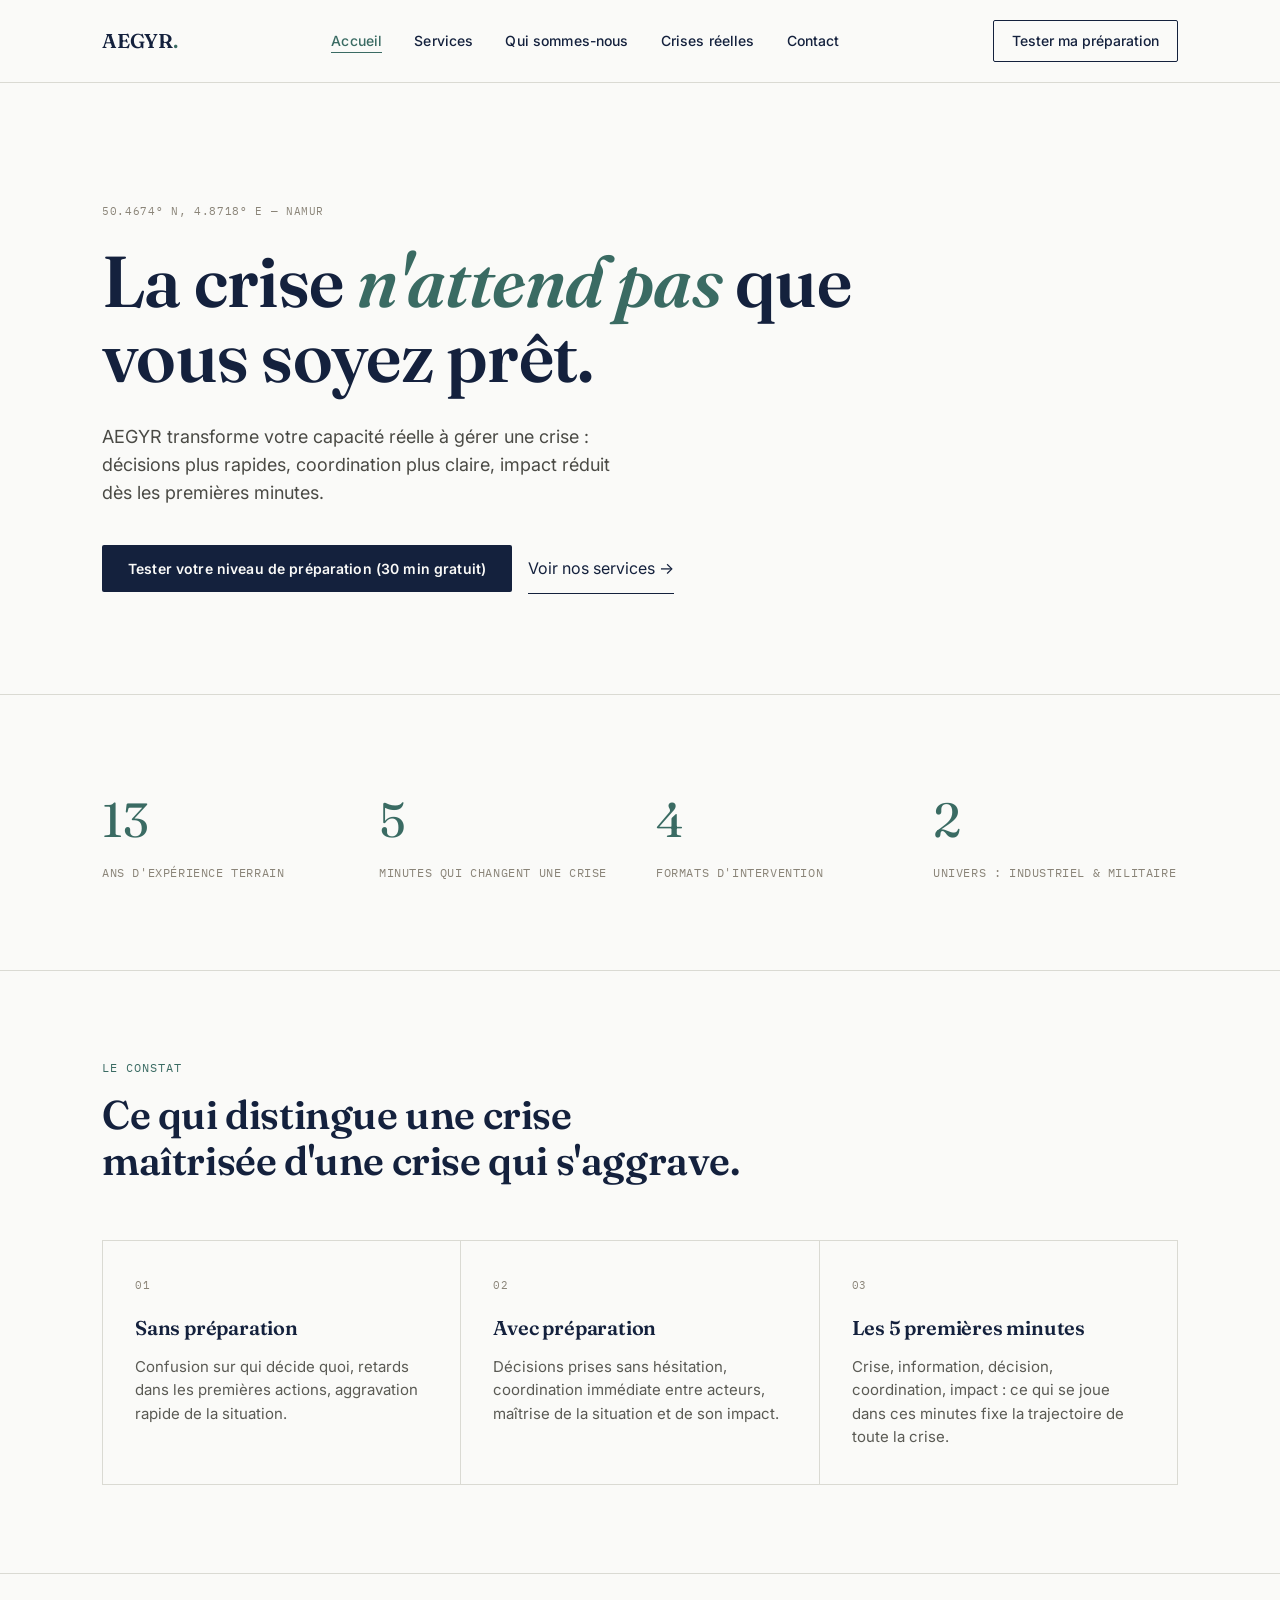
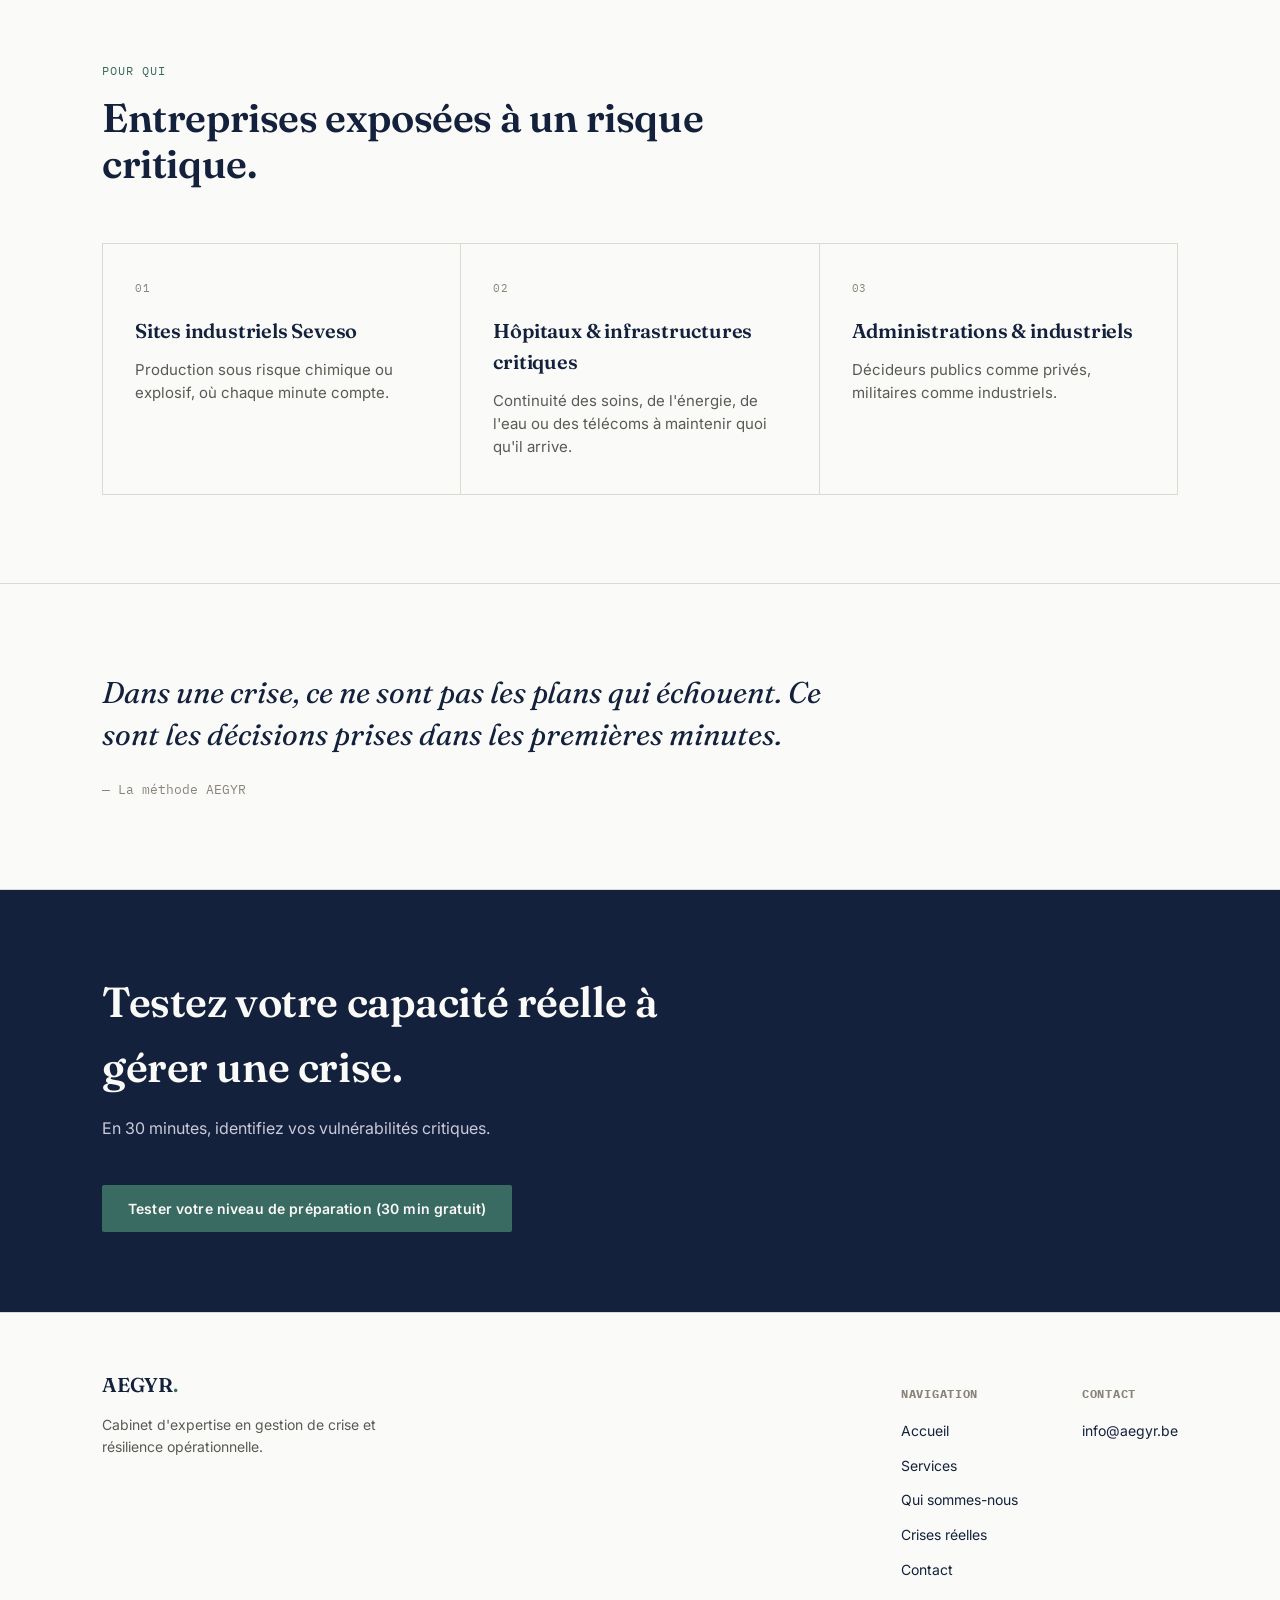
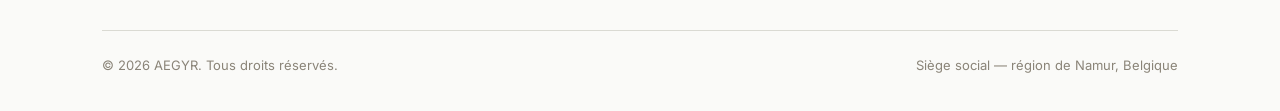
<file: index.html>
<!DOCTYPE html>
<html lang="fr">
<head>
<meta charset="UTF-8">
<meta name="viewport" content="width=device-width, initial-scale=1.0">
<title>AEGYR — Préparer vos décideurs à la crise</title>
<link rel="preconnect" href="https://fonts.googleapis.com">
<link href="https://fonts.googleapis.com/css2?family=Fraunces:ital,wght@0,500;0,600;1,500&family=Inter:wght@400;500;600&family=IBM+Plex+Mono:wght@400;500&display=swap" rel="stylesheet">
<link rel="stylesheet" href="style.css">
</head>
<body>

<header>
  <nav class="nav">
    <a href="index.html" class="logo">AEGYR<span>.</span></a>
    <ul class="nav-links">
      <li><a href="index.html" aria-current="page">Accueil</a></li>
      <li><a href="services.html">Services</a></li>
      <li><a href="qui-sommes-nous.html">Qui sommes-nous</a></li>
      <li><a href="crises-reelles.html">Crises réelles</a></li>
      <li><a href="contact.html">Contact</a></li>
    </ul>
    <a href="contact.html" class="nav-cta">Tester ma préparation</a>
    <button class="menu-toggle" aria-label="Ouvrir le menu" aria-expanded="false">☰</button>
  </nav>
</header>

<section class="hero">
  <div class="container">
    <span class="coord">50.4674° N, 4.8718° E — Namur</span>
    <h1>La crise <em>n'attend pas</em> que vous soyez prêt.</h1>
    <p class="lede">AEGYR transforme votre capacité réelle à gérer une crise : décisions plus rapides, coordination plus claire, impact réduit dès les premières minutes.</p>
    <div class="hero-actions">
      <a href="contact.html" class="btn btn-primary">Tester votre niveau de préparation (30 min gratuit)</a>
      <a href="services.html" class="btn-ghost">Voir nos services →</a>
    </div>
  </div>
</section>

<section class="section-border">
  <div class="container">
    <div class="stats">
      <div><div class="stat-num">13</div><div class="stat-label">Ans d'expérience terrain</div></div>
      <div><div class="stat-num">5</div><div class="stat-label">Minutes qui changent une crise</div></div>
      <div><div class="stat-num">4</div><div class="stat-label">Formats d'intervention</div></div>
      <div><div class="stat-num">2</div><div class="stat-label">Univers : industriel & militaire</div></div>
    </div>
  </div>
</section>

<section class="section-border">
  <div class="container">
    <div class="section-head">
      <span class="eyebrow">Le constat</span>
      <h2>Ce qui distingue une crise maîtrisée d'une crise qui s'aggrave.</h2>
    </div>
    <div class="grid-3">
      <div class="card">
        <span class="coord">01</span>
        <h3>Sans préparation</h3>
        <p>Confusion sur qui décide quoi, retards dans les premières actions, aggravation rapide de la situation.</p>
      </div>
      <div class="card">
        <span class="coord">02</span>
        <h3>Avec préparation</h3>
        <p>Décisions prises sans hésitation, coordination immédiate entre acteurs, maîtrise de la situation et de son impact.</p>
      </div>
      <div class="card">
        <span class="coord">03</span>
        <h3>Les 5 premières minutes</h3>
        <p>Crise, information, décision, coordination, impact : ce qui se joue dans ces minutes fixe la trajectoire de toute la crise.</p>
      </div>
    </div>
  </div>
</section>

<section class="section-border">
  <div class="container">
    <div class="section-head">
      <span class="eyebrow">Pour qui</span>
      <h2>Entreprises exposées à un risque critique.</h2>
    </div>
    <div class="grid-3">
      <div class="card">
        <span class="coord">01</span>
        <h3>Sites industriels Seveso</h3>
        <p>Production sous risque chimique ou explosif, où chaque minute compte.</p>
      </div>
      <div class="card">
        <span class="coord">02</span>
        <h3>Hôpitaux & infrastructures critiques</h3>
        <p>Continuité des soins, de l'énergie, de l'eau ou des télécoms à maintenir quoi qu'il arrive.</p>
      </div>
      <div class="card">
        <span class="coord">03</span>
        <h3>Administrations & industriels</h3>
        <p>Décideurs publics comme privés, militaires comme industriels.</p>
      </div>
    </div>
  </div>
</section>

<section class="section-border">
  <div class="container">
    <div class="quote">
      Dans une crise, ce ne sont pas les plans qui échouent. Ce sont les décisions prises dans les premières minutes.
    </div>
    <div class="quote-attr">— La méthode AEGYR</div>
  </div>
</section>

<section class="cta-band">
  <div class="container">
    <h2>Testez votre capacité réelle à gérer une crise.</h2>
    <p>En 30 minutes, identifiez vos vulnérabilités critiques.</p>
    <a href="contact.html" class="btn btn-primary">Tester votre niveau de préparation (30 min gratuit)</a>
  </div>
</section>

<footer>
  <div class="container">
    <div class="footer-top">
      <div>
        <a href="index.html" class="logo">AEGYR<span>.</span></a>
        <p style="margin-top:14px; max-width:280px; color:#5A5A54; font-size:14px;">Cabinet d'expertise en gestion de crise et résilience opérationnelle.</p>
      </div>
      <div class="footer-cols">
        <div class="footer-col">
          <h4>Navigation</h4>
          <ul>
            <li><a href="index.html">Accueil</a></li>
            <li><a href="services.html">Services</a></li>
            <li><a href="qui-sommes-nous.html">Qui sommes-nous</a></li>
            <li><a href="crises-reelles.html">Crises réelles</a></li>
            <li><a href="contact.html">Contact</a></li>
          </ul>
        </div>
        <div class="footer-col">
          <h4>Contact</h4>
          <ul>
            <li><a href="mailto:info@aegyr.be">info@aegyr.be</a></li>
          </ul>
        </div>
      </div>
    </div>
    <div class="footer-bottom">
      <span>© 2026 AEGYR. Tous droits réservés.</span>
      <span>Siège social — région de Namur, Belgique</span>
    </div>
  </div>
</footer>

<script src="script.js"></script>
</body>
</html>
</file>
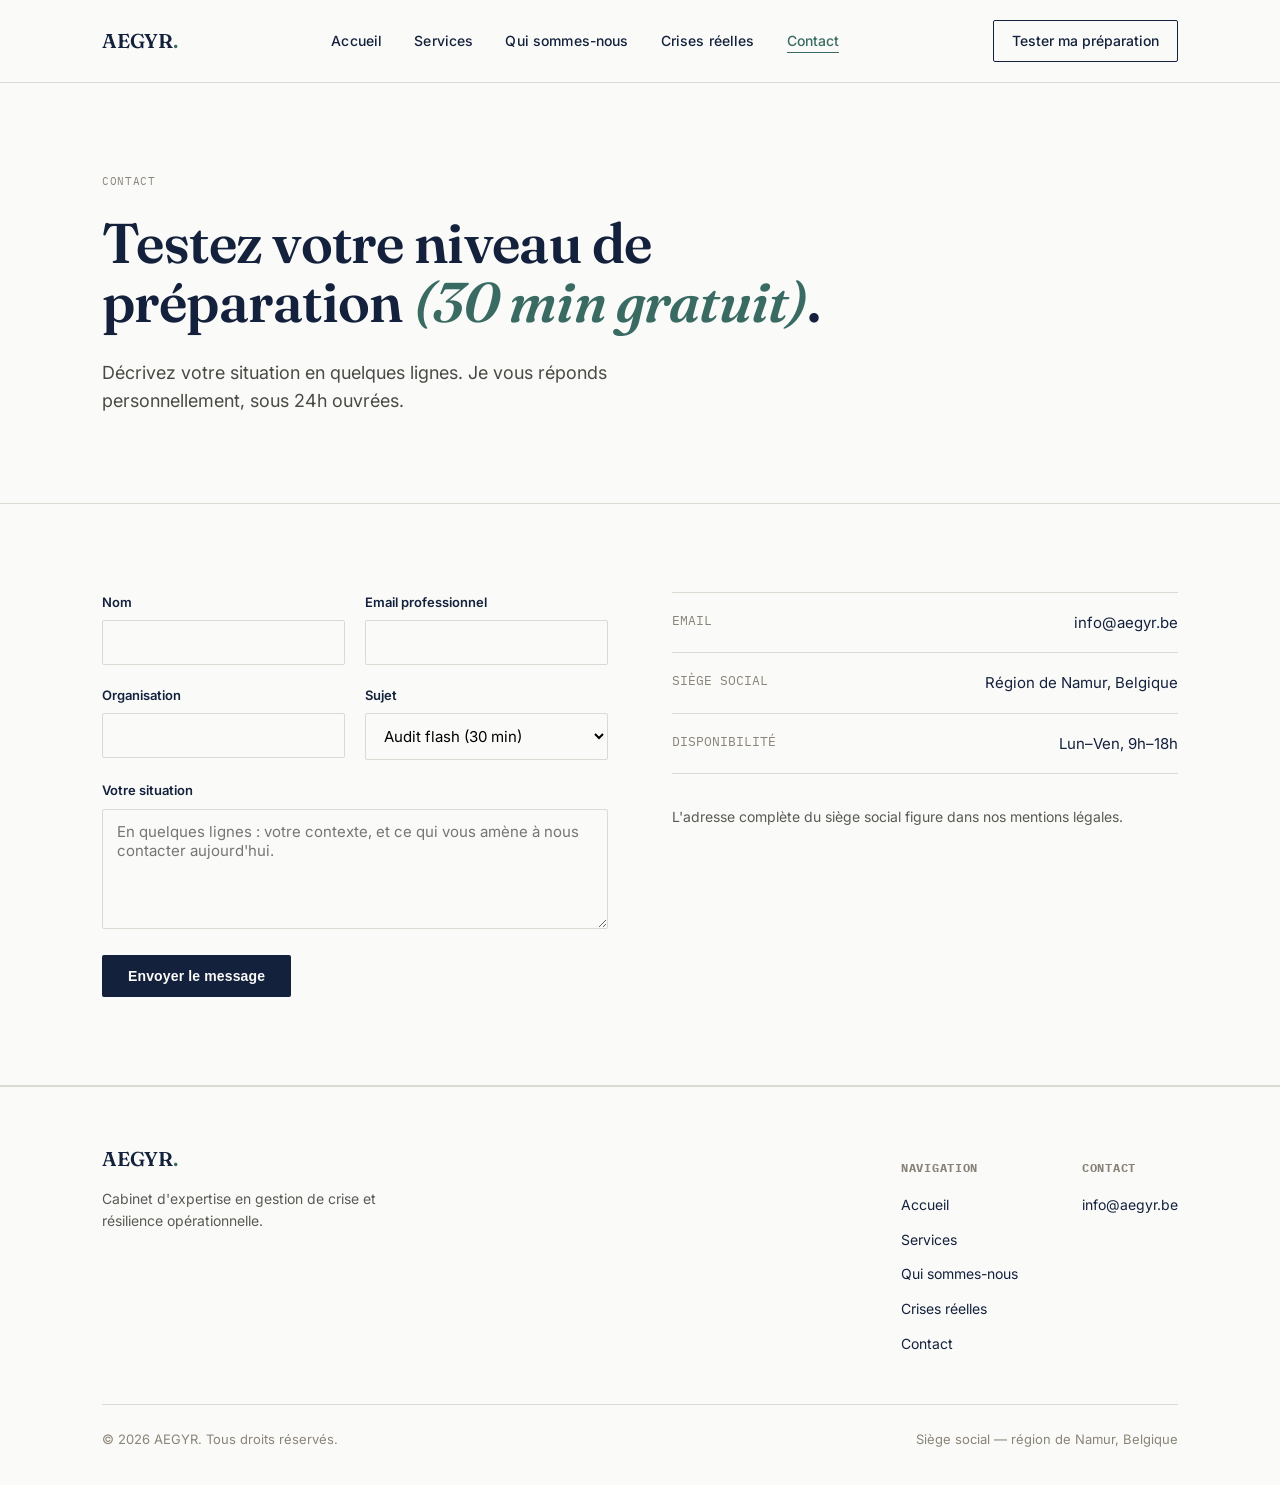
<file: contact.html>
<!DOCTYPE html>
<html lang="fr">
<head>
<meta charset="UTF-8">
<meta name="viewport" content="width=device-width, initial-scale=1.0">
<title>Contact — AEGYR</title>
<link rel="preconnect" href="https://fonts.googleapis.com">
<link href="https://fonts.googleapis.com/css2?family=Fraunces:ital,wght@0,500;0,600;1,500&family=Inter:wght@400;500;600&family=IBM+Plex+Mono:wght@400;500&display=swap" rel="stylesheet">
<link rel="stylesheet" href="style.css">
</head>
<body>

<header>
  <nav class="nav">
    <a href="index.html" class="logo">AEGYR<span>.</span></a>
    <ul class="nav-links">
      <li><a href="index.html">Accueil</a></li>
      <li><a href="services.html">Services</a></li>
      <li><a href="qui-sommes-nous.html">Qui sommes-nous</a></li>
      <li><a href="crises-reelles.html">Crises réelles</a></li>
      <li><a href="contact.html" aria-current="page">Contact</a></li>
    </ul>
    <a href="contact.html" class="nav-cta">Tester ma préparation</a>
    <button class="menu-toggle" aria-label="Ouvrir le menu" aria-expanded="false">☰</button>
  </nav>
</header>

<section class="hero" style="padding:90px 0 70px;">
  <div class="container">
    <span class="coord">Contact</span>
    <h1 style="font-size:clamp(36px,5vw,56px);">Testez votre niveau de préparation <em>(30 min gratuit)</em>.</h1>
    <p class="lede">Décrivez votre situation en quelques lignes. Je vous réponds personnellement, sous 24h ouvrées.</p>
  </div>
</section>

<section class="section-border">
  <div class="container">
    <div class="two-col">
      <div>
        <form id="contact-form" class="form-grid">
          <div class="form-row">
            <div class="field">
              <label for="name">Nom</label>
              <input type="text" id="name" name="name" required>
            </div>
            <div class="field">
              <label for="email">Email professionnel</label>
              <input type="email" id="email" name="email" required>
            </div>
          </div>
          <div class="form-row">
            <div class="field">
              <label for="company">Organisation</label>
              <input type="text" id="company" name="company">
            </div>
            <div class="field">
              <label for="topic">Sujet</label>
              <select id="topic" name="topic">
                <option>Audit flash (30 min)</option>
                <option>Atelier opérationnel (1 jour)</option>
                <option>Exercice de crise</option>
                <option>Intervention sur mesure</option>
                <option>Autre</option>
              </select>
            </div>
          </div>
          <div class="field">
            <label for="message">Votre situation</label>
            <textarea id="message" name="message" required placeholder="En quelques lignes : votre contexte, et ce qui vous amène à nous contacter aujourd'hui."></textarea>
          </div>
          <button type="submit" class="btn btn-primary" style="border:none; cursor:pointer; width:fit-content;">Envoyer le message</button>
          <p id="form-msg" class="form-msg"></p>
        </form>
      </div>
      <div>
        <ul class="info-list">
          <li><span class="label">Email</span><span><a href="mailto:info@aegyr.be">info@aegyr.be</a></span></li>
          <li><span class="label">Siège social</span><span>Région de Namur, Belgique</span></li>
          <li><span class="label">Disponibilité</span><span>Lun–Ven, 9h–18h</span></li>
        </ul>
        <p style="margin-top:32px; color:#5A5A54; font-size:14px;">L'adresse complète du siège social figure dans nos mentions légales.</p>
      </div>
    </div>
  </div>
</section>

<footer>
  <div class="container">
    <div class="footer-top">
      <div>
        <a href="index.html" class="logo">AEGYR<span>.</span></a>
        <p style="margin-top:14px; max-width:280px; color:#5A5A54; font-size:14px;">Cabinet d'expertise en gestion de crise et résilience opérationnelle.</p>
      </div>
      <div class="footer-cols">
        <div class="footer-col">
          <h4>Navigation</h4>
          <ul>
            <li><a href="index.html">Accueil</a></li>
            <li><a href="services.html">Services</a></li>
            <li><a href="qui-sommes-nous.html">Qui sommes-nous</a></li>
            <li><a href="crises-reelles.html">Crises réelles</a></li>
            <li><a href="contact.html">Contact</a></li>
          </ul>
        </div>
        <div class="footer-col">
          <h4>Contact</h4>
          <ul>
            <li><a href="mailto:info@aegyr.be">info@aegyr.be</a></li>
          </ul>
        </div>
      </div>
    </div>
    <div class="footer-bottom">
      <span>© 2026 AEGYR. Tous droits réservés.</span>
      <span>Siège social — région de Namur, Belgique</span>
    </div>
  </div>
</footer>

<script src="script.js"></script>
</body>
</html>
</file>
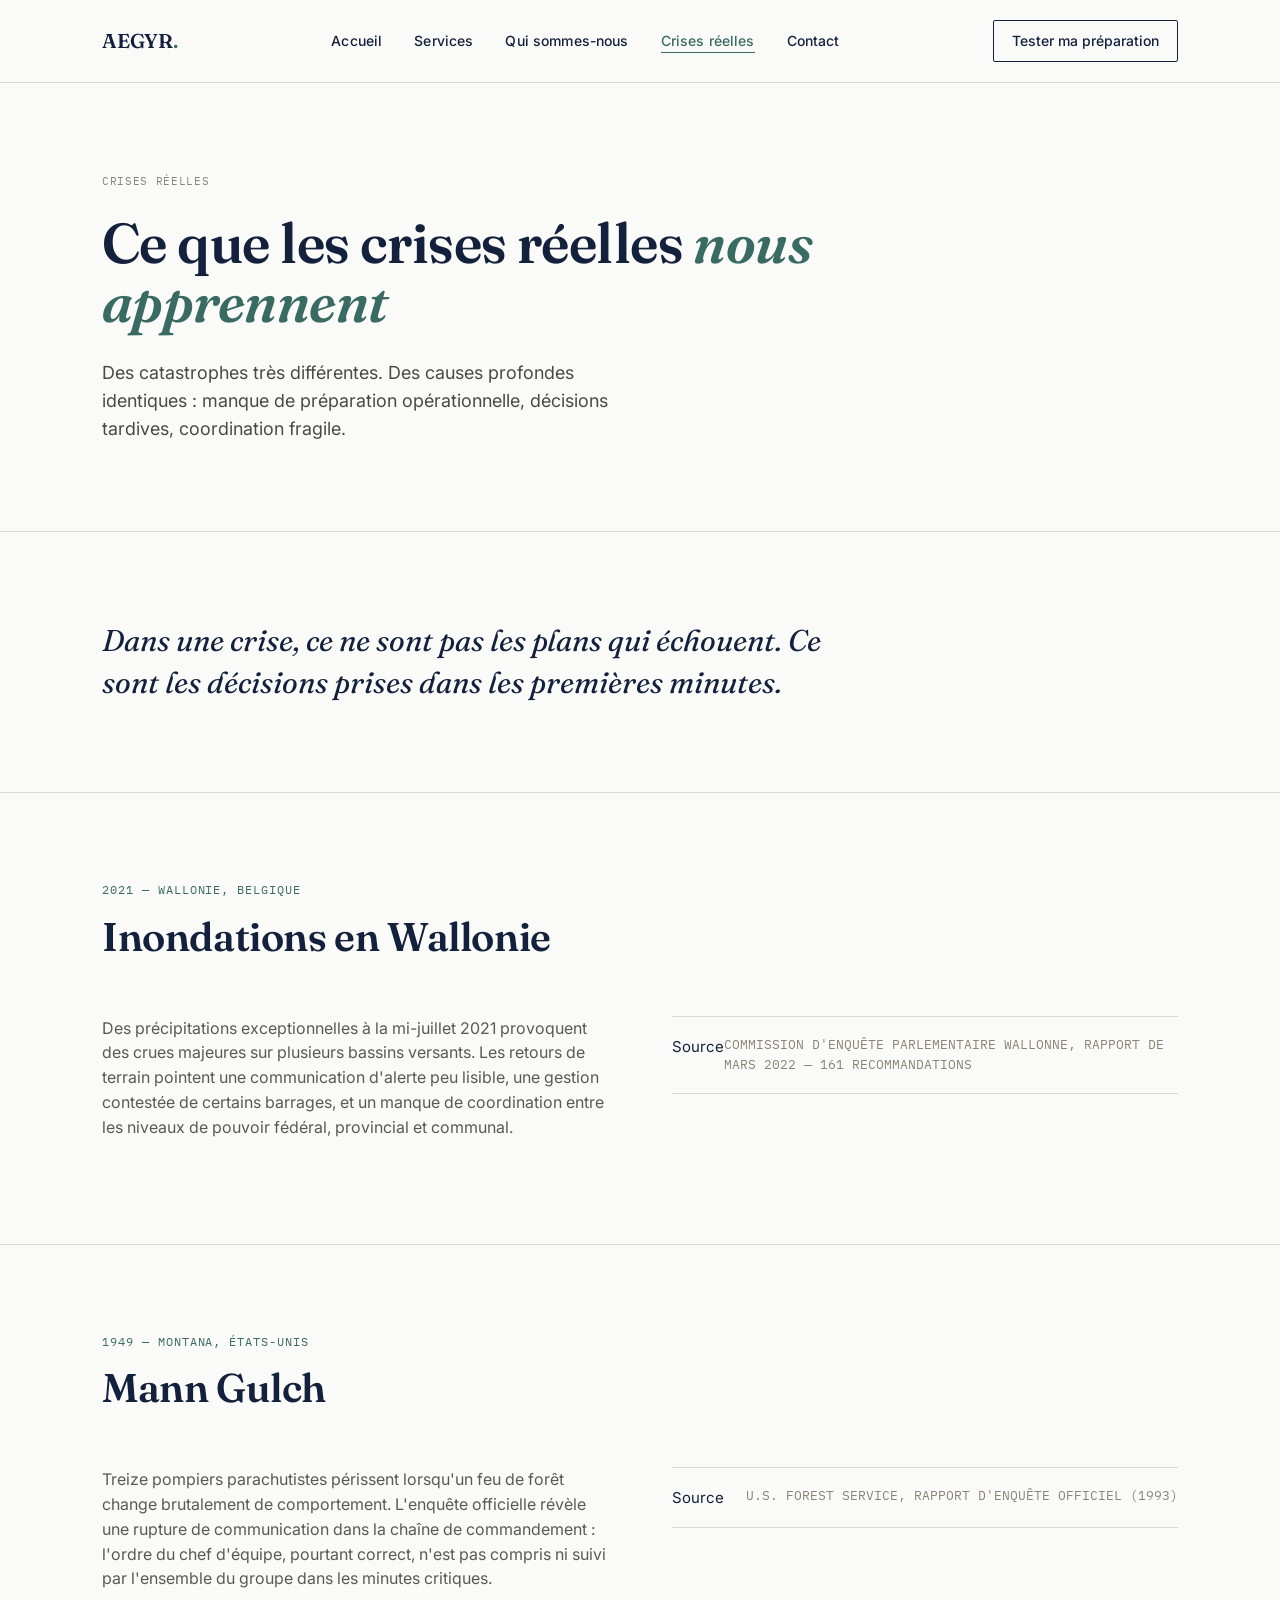
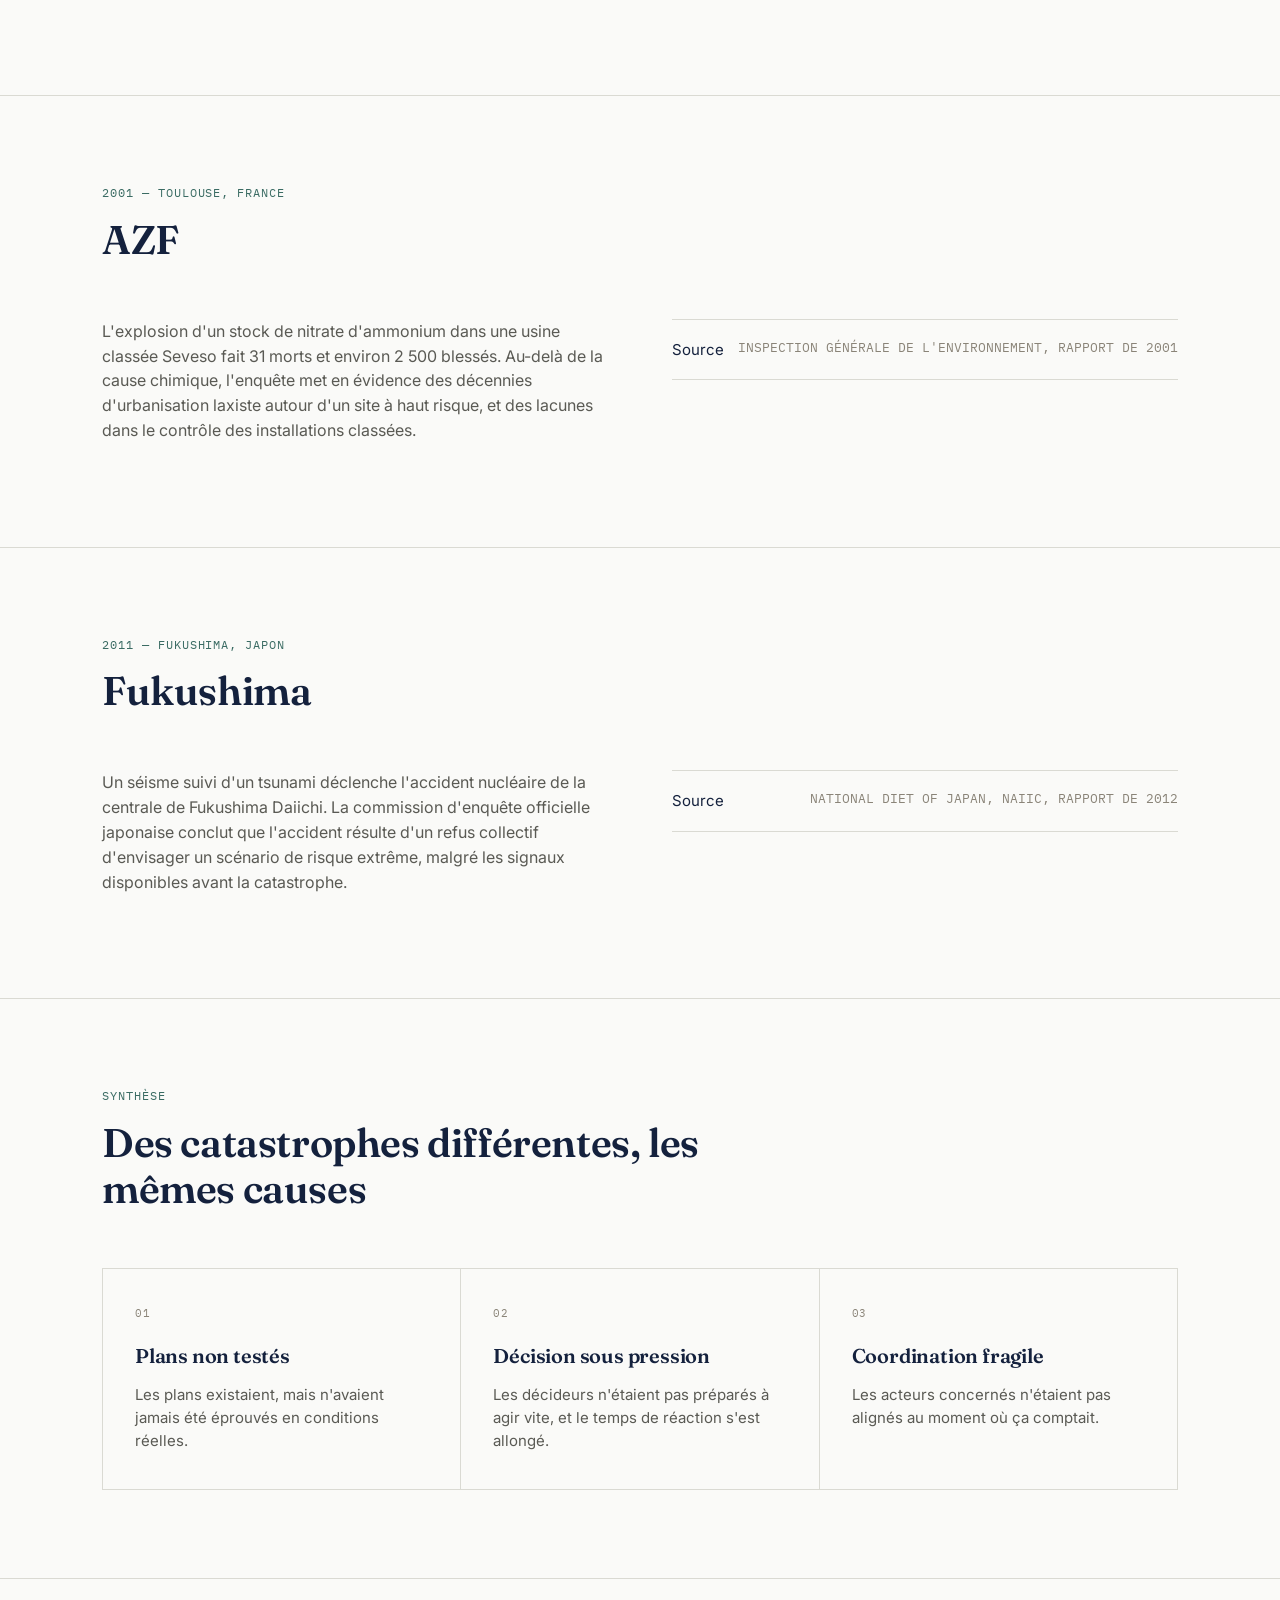
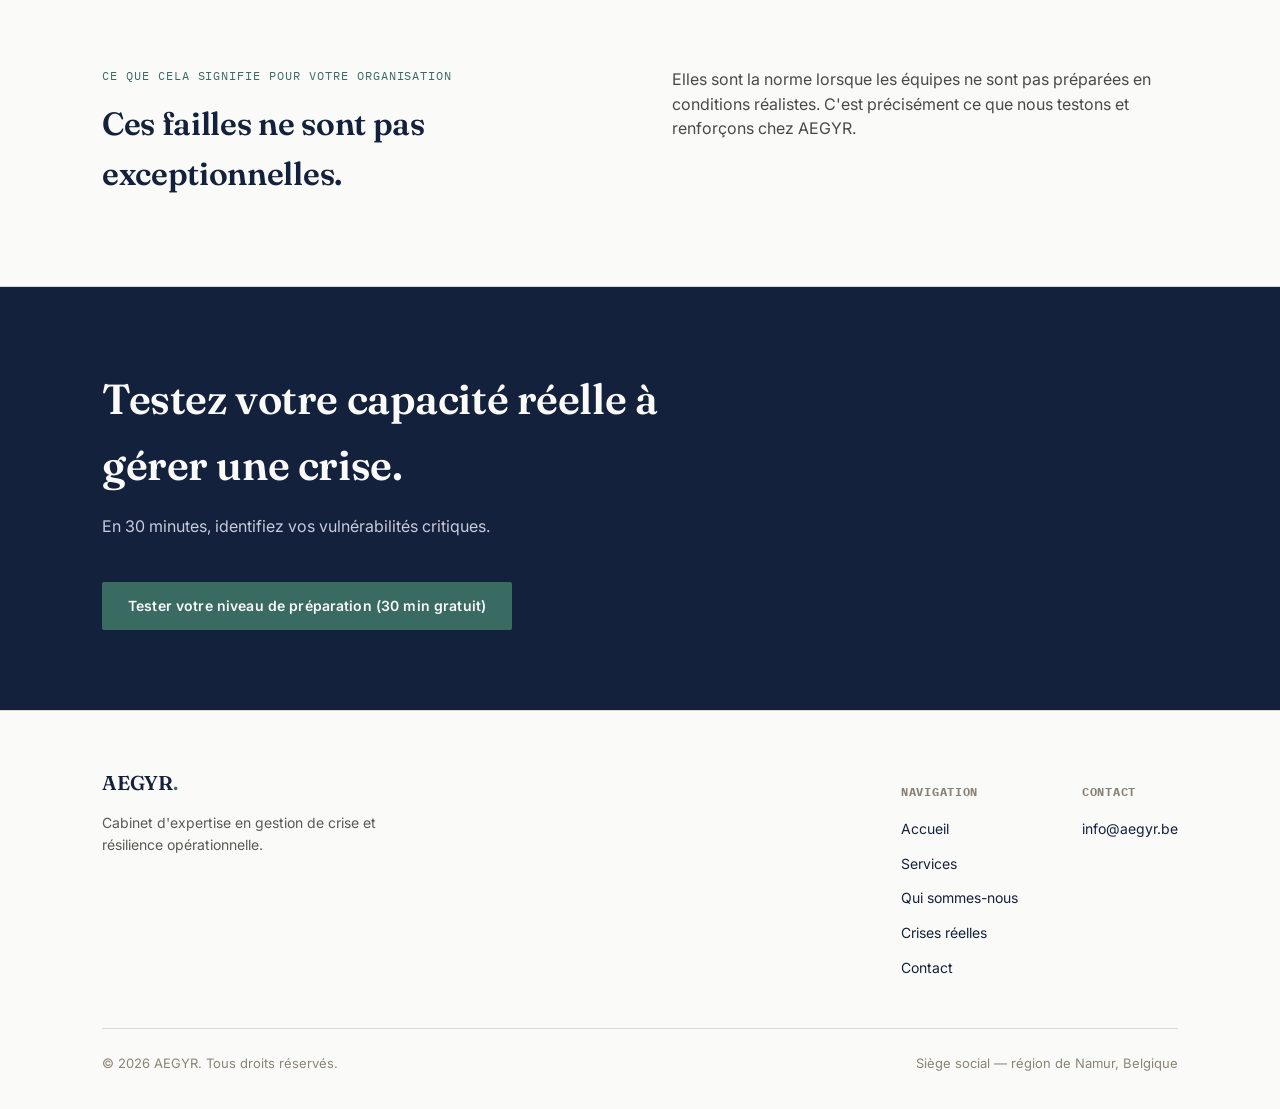
<file: crises-reelles.html>
<!DOCTYPE html>
<html lang="fr">
<head>
<meta charset="UTF-8">
<meta name="viewport" content="width=device-width, initial-scale=1.0">
<title>Ce que les crises réelles nous apprennent — AEGYR</title>
<link rel="preconnect" href="https://fonts.googleapis.com">
<link href="https://fonts.googleapis.com/css2?family=Fraunces:ital,wght@0,500;0,600;1,500&family=Inter:wght@400;500;600&family=IBM+Plex+Mono:wght@400;500&display=swap" rel="stylesheet">
<link rel="stylesheet" href="style.css">
</head>
<body>

<header>
  <nav class="nav">
    <a href="index.html" class="logo">AEGYR<span>.</span></a>
    <ul class="nav-links">
      <li><a href="index.html">Accueil</a></li>
      <li><a href="services.html">Services</a></li>
      <li><a href="qui-sommes-nous.html">Qui sommes-nous</a></li>
      <li><a href="crises-reelles.html" aria-current="page">Crises réelles</a></li>
      <li><a href="contact.html">Contact</a></li>
    </ul>
    <a href="contact.html" class="nav-cta">Tester ma préparation</a>
    <button class="menu-toggle" aria-label="Ouvrir le menu" aria-expanded="false">☰</button>
  </nav>
</header>

<section class="hero" style="padding:90px 0 70px;">
  <div class="container">
    <span class="coord">Crises réelles</span>
    <h1 style="font-size:clamp(36px,5vw,56px);">Ce que les crises réelles <em>nous apprennent</em></h1>
    <p class="lede">Des catastrophes très différentes. Des causes profondes identiques : manque de préparation opérationnelle, décisions tardives, coordination fragile.</p>
  </div>
</section>

<section class="section-border">
  <div class="container">
    <div class="quote">
      Dans une crise, ce ne sont pas les plans qui échouent. Ce sont les décisions prises dans les premières minutes.
    </div>
  </div>
</section>

<section class="section-border">
  <div class="container">
    <div class="section-head">
      <span class="eyebrow">2021 — Wallonie, Belgique</span>
      <h2>Inondations en Wallonie</h2>
    </div>
    <div class="two-col">
      <div>
        <p style="color:#5A5A54;">Des précipitations exceptionnelles à la mi-juillet 2021 provoquent des crues majeures sur plusieurs bassins versants. Les retours de terrain pointent une communication d'alerte peu lisible, une gestion contestée de certains barrages, et un manque de coordination entre les niveaux de pouvoir fédéral, provincial et communal.</p>
      </div>
      <ul class="info-list">
        <li><span>Source</span><span class="label">Commission d'enquête parlementaire wallonne, rapport de mars 2022 — 161 recommandations</span></li>
      </ul>
    </div>
  </div>
</section>

<section class="section-border">
  <div class="container">
    <div class="section-head">
      <span class="eyebrow">1949 — Montana, États-Unis</span>
      <h2>Mann Gulch</h2>
    </div>
    <div class="two-col">
      <div>
        <p style="color:#5A5A54;">Treize pompiers parachutistes périssent lorsqu'un feu de forêt change brutalement de comportement. L'enquête officielle révèle une rupture de communication dans la chaîne de commandement : l'ordre du chef d'équipe, pourtant correct, n'est pas compris ni suivi par l'ensemble du groupe dans les minutes critiques.</p>
      </div>
      <ul class="info-list">
        <li><span>Source</span><span class="label">U.S. Forest Service, rapport d'enquête officiel (1993)</span></li>
      </ul>
    </div>
  </div>
</section>

<section class="section-border">
  <div class="container">
    <div class="section-head">
      <span class="eyebrow">2001 — Toulouse, France</span>
      <h2>AZF</h2>
    </div>
    <div class="two-col">
      <div>
        <p style="color:#5A5A54;">L'explosion d'un stock de nitrate d'ammonium dans une usine classée Seveso fait 31 morts et environ 2 500 blessés. Au-delà de la cause chimique, l'enquête met en évidence des décennies d'urbanisation laxiste autour d'un site à haut risque, et des lacunes dans le contrôle des installations classées.</p>
      </div>
      <ul class="info-list">
        <li><span>Source</span><span class="label">Inspection générale de l'environnement, rapport de 2001</span></li>
      </ul>
    </div>
  </div>
</section>

<section class="section-border">
  <div class="container">
    <div class="section-head">
      <span class="eyebrow">2011 — Fukushima, Japon</span>
      <h2>Fukushima</h2>
    </div>
    <div class="two-col">
      <div>
        <p style="color:#5A5A54;">Un séisme suivi d'un tsunami déclenche l'accident nucléaire de la centrale de Fukushima Daiichi. La commission d'enquête officielle japonaise conclut que l'accident résulte d'un refus collectif d'envisager un scénario de risque extrême, malgré les signaux disponibles avant la catastrophe.</p>
      </div>
      <ul class="info-list">
        <li><span>Source</span><span class="label">National Diet of Japan, NAIIC, rapport de 2012</span></li>
      </ul>
    </div>
  </div>
</section>

<section class="section-border">
  <div class="container">
    <div class="section-head">
      <span class="eyebrow">Synthèse</span>
      <h2>Des catastrophes différentes, les mêmes causes</h2>
    </div>
    <div class="grid-3">
      <div class="card">
        <span class="coord">01</span>
        <h3>Plans non testés</h3>
        <p>Les plans existaient, mais n'avaient jamais été éprouvés en conditions réelles.</p>
      </div>
      <div class="card">
        <span class="coord">02</span>
        <h3>Décision sous pression</h3>
        <p>Les décideurs n'étaient pas préparés à agir vite, et le temps de réaction s'est allongé.</p>
      </div>
      <div class="card">
        <span class="coord">03</span>
        <h3>Coordination fragile</h3>
        <p>Les acteurs concernés n'étaient pas alignés au moment où ça comptait.</p>
      </div>
    </div>
  </div>
</section>

<section class="section-border">
  <div class="container">
    <div class="two-col">
      <div>
        <span class="eyebrow">Ce que cela signifie pour votre organisation</span>
        <h2 style="font-size:clamp(24px,3vw,32px); margin-top:14px;">Ces failles ne sont pas exceptionnelles.</h2>
      </div>
      <div>
        <p style="color:#4A4A45; font-size:16px;">Elles sont la norme lorsque les équipes ne sont pas préparées en conditions réalistes. C'est précisément ce que nous testons et renforçons chez AEGYR.</p>
      </div>
    </div>
  </div>
</section>

<section class="cta-band">
  <div class="container">
    <h2>Testez votre capacité réelle à gérer une crise.</h2>
    <p>En 30 minutes, identifiez vos vulnérabilités critiques.</p>
    <a href="contact.html" class="btn btn-primary">Tester votre niveau de préparation (30 min gratuit)</a>
  </div>
</section>

<footer>
  <div class="container">
    <div class="footer-top">
      <div>
        <a href="index.html" class="logo">AEGYR<span>.</span></a>
        <p style="margin-top:14px; max-width:280px; color:#5A5A54; font-size:14px;">Cabinet d'expertise en gestion de crise et résilience opérationnelle.</p>
      </div>
      <div class="footer-cols">
        <div class="footer-col">
          <h4>Navigation</h4>
          <ul>
            <li><a href="index.html">Accueil</a></li>
            <li><a href="services.html">Services</a></li>
            <li><a href="qui-sommes-nous.html">Qui sommes-nous</a></li>
            <li><a href="crises-reelles.html">Crises réelles</a></li>
            <li><a href="contact.html">Contact</a></li>
          </ul>
        </div>
        <div class="footer-col">
          <h4>Contact</h4>
          <ul>
            <li><a href="mailto:info@aegyr.be">info@aegyr.be</a></li>
          </ul>
        </div>
      </div>
    </div>
    <div class="footer-bottom">
      <span>© 2026 AEGYR. Tous droits réservés.</span>
      <span>Siège social — région de Namur, Belgique</span>
    </div>
  </div>
</footer>

<script src="script.js"></script>
</body>
</html>
</file>
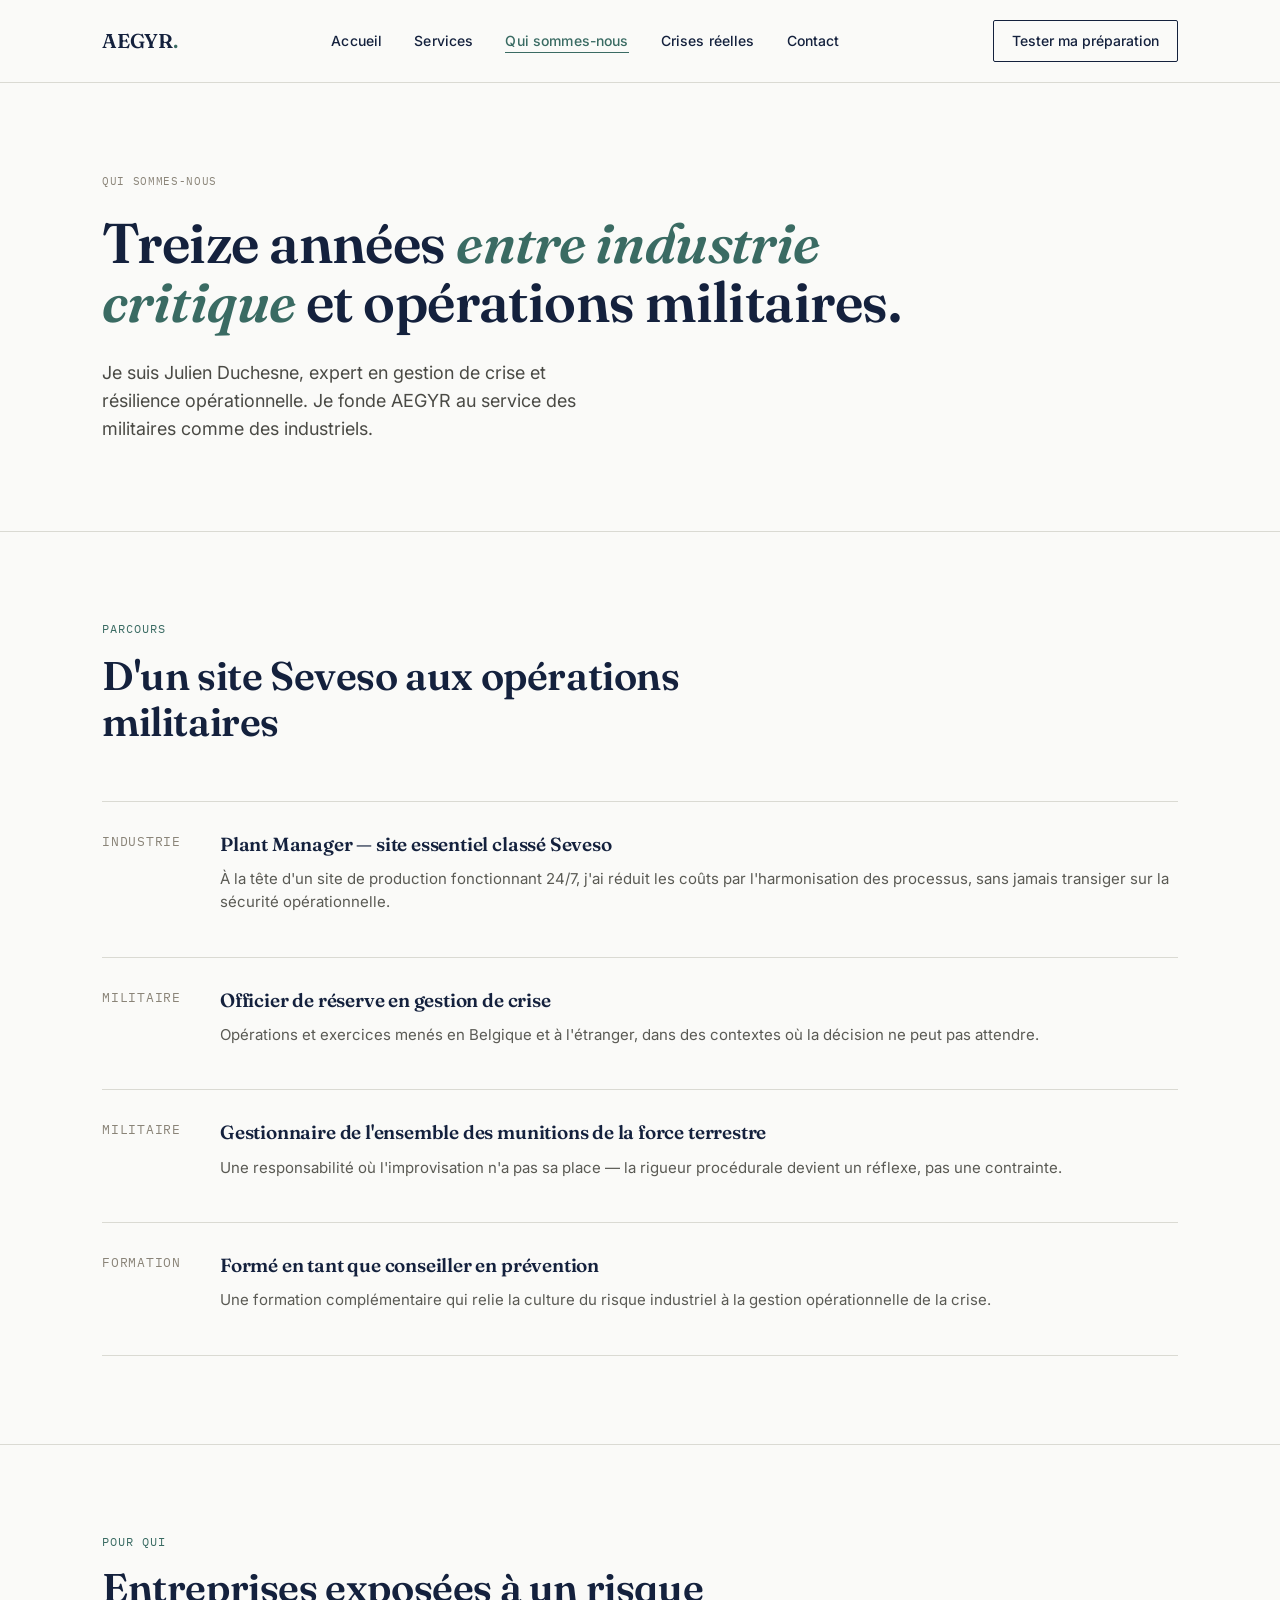
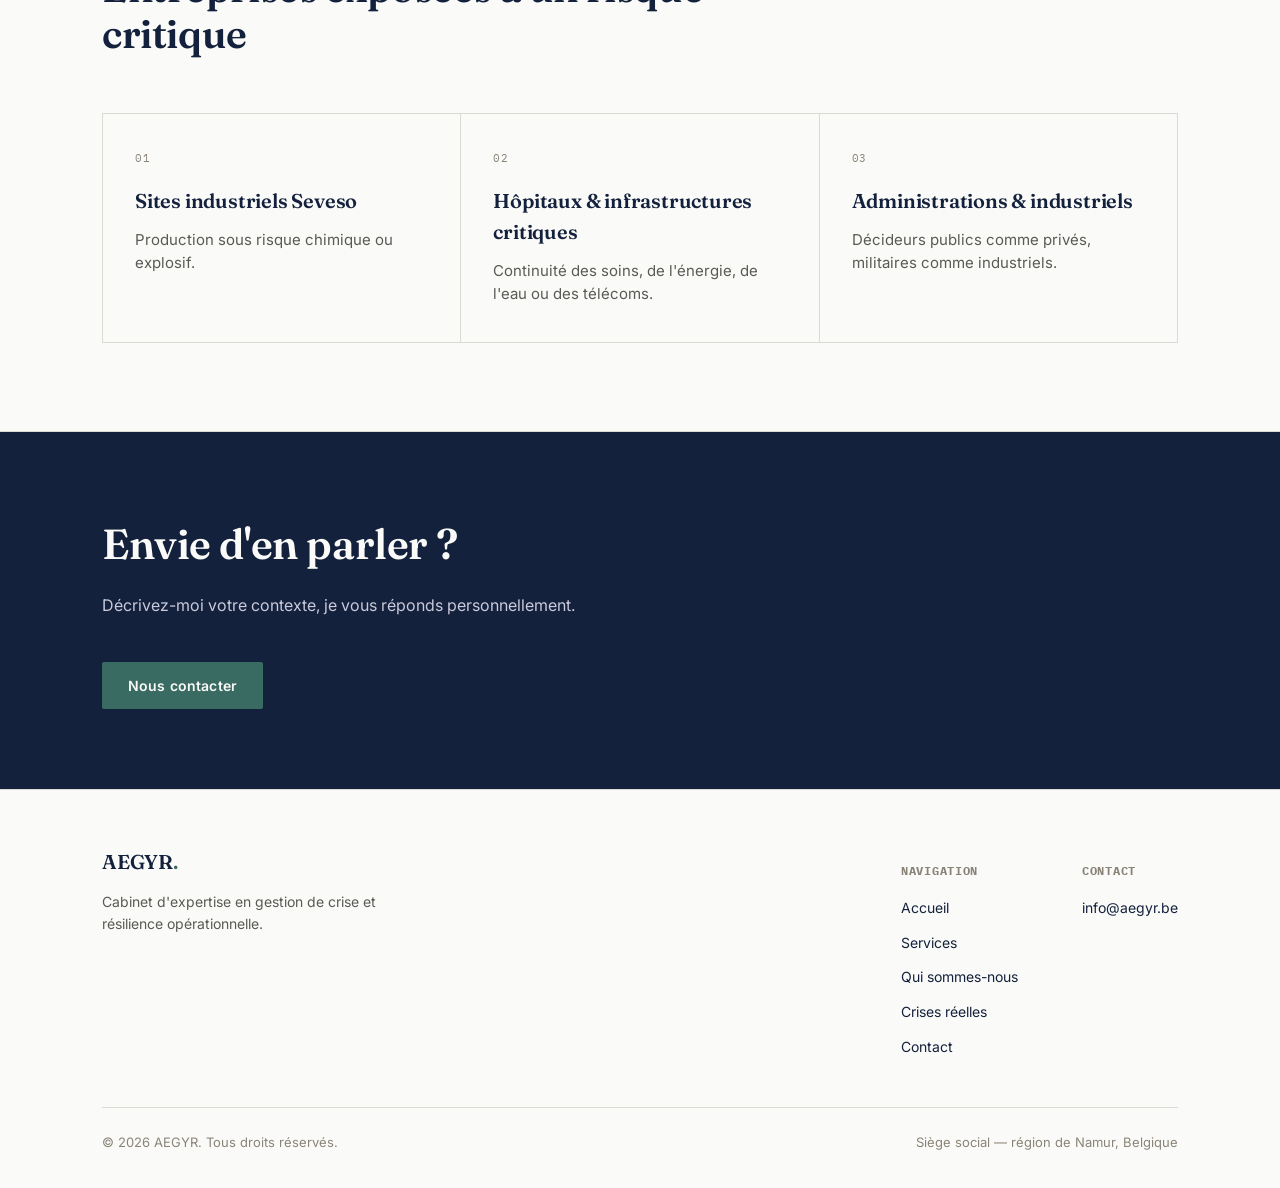
<file: qui-sommes-nous.html>
<!DOCTYPE html>
<html lang="fr">
<head>
<meta charset="UTF-8">
<meta name="viewport" content="width=device-width, initial-scale=1.0">
<title>Qui sommes-nous — AEGYR</title>
<link rel="preconnect" href="https://fonts.googleapis.com">
<link href="https://fonts.googleapis.com/css2?family=Fraunces:ital,wght@0,500;0,600;1,500&family=Inter:wght@400;500;600&family=IBM+Plex+Mono:wght@400;500&display=swap" rel="stylesheet">
<link rel="stylesheet" href="style.css">
</head>
<body>

<header>
  <nav class="nav">
    <a href="index.html" class="logo">AEGYR<span>.</span></a>
    <ul class="nav-links">
      <li><a href="index.html">Accueil</a></li>
      <li><a href="services.html">Services</a></li>
      <li><a href="qui-sommes-nous.html" aria-current="page">Qui sommes-nous</a></li>
      <li><a href="crises-reelles.html">Crises réelles</a></li>
      <li><a href="contact.html">Contact</a></li>
    </ul>
    <a href="contact.html" class="nav-cta">Tester ma préparation</a>
    <button class="menu-toggle" aria-label="Ouvrir le menu" aria-expanded="false">☰</button>
  </nav>
</header>

<section class="hero" style="padding:90px 0 70px;">
  <div class="container">
    <span class="coord">Qui sommes-nous</span>
    <h1 style="font-size:clamp(36px,5vw,56px);">Treize années <em>entre industrie critique</em> et opérations militaires.</h1>
    <p class="lede">Je suis Julien Duchesne, expert en gestion de crise et résilience opérationnelle. Je fonde AEGYR au service des militaires comme des industriels.</p>
  </div>
</section>

<section class="section-border">
  <div class="container">
    <div class="section-head">
      <span class="eyebrow">Parcours</span>
      <h2>D'un site Seveso aux opérations militaires</h2>
    </div>
    <div class="timeline">
      <div class="timeline-item">
        <span class="coord">INDUSTRIE</span>
        <div>
          <h3>Plant Manager — site essentiel classé Seveso</h3>
          <p>À la tête d'un site de production fonctionnant 24/7, j'ai réduit les coûts par l'harmonisation des processus, sans jamais transiger sur la sécurité opérationnelle.</p>
        </div>
      </div>
      <div class="timeline-item">
        <span class="coord">MILITAIRE</span>
        <div>
          <h3>Officier de réserve en gestion de crise</h3>
          <p>Opérations et exercices menés en Belgique et à l'étranger, dans des contextes où la décision ne peut pas attendre.</p>
        </div>
      </div>
      <div class="timeline-item">
        <span class="coord">MILITAIRE</span>
        <div>
          <h3>Gestionnaire de l'ensemble des munitions de la force terrestre</h3>
          <p>Une responsabilité où l'improvisation n'a pas sa place — la rigueur procédurale devient un réflexe, pas une contrainte.</p>
        </div>
      </div>
      <div class="timeline-item">
        <span class="coord">FORMATION</span>
        <div>
          <h3>Formé en tant que conseiller en prévention</h3>
          <p>Une formation complémentaire qui relie la culture du risque industriel à la gestion opérationnelle de la crise.</p>
        </div>
      </div>
    </div>
  </div>
</section>

<section class="section-border">
  <div class="container">
    <div class="section-head">
      <span class="eyebrow">Pour qui</span>
      <h2>Entreprises exposées à un risque critique</h2>
    </div>
    <div class="grid-3">
      <div class="card">
        <span class="coord">01</span>
        <h3>Sites industriels Seveso</h3>
        <p>Production sous risque chimique ou explosif.</p>
      </div>
      <div class="card">
        <span class="coord">02</span>
        <h3>Hôpitaux & infrastructures critiques</h3>
        <p>Continuité des soins, de l'énergie, de l'eau ou des télécoms.</p>
      </div>
      <div class="card">
        <span class="coord">03</span>
        <h3>Administrations & industriels</h3>
        <p>Décideurs publics comme privés, militaires comme industriels.</p>
      </div>
    </div>
  </div>
</section>

<section class="cta-band">
  <div class="container">
    <h2>Envie d'en parler ?</h2>
    <p>Décrivez-moi votre contexte, je vous réponds personnellement.</p>
    <a href="contact.html" class="btn btn-primary">Nous contacter</a>
  </div>
</section>

<footer>
  <div class="container">
    <div class="footer-top">
      <div>
        <a href="index.html" class="logo">AEGYR<span>.</span></a>
        <p style="margin-top:14px; max-width:280px; color:#5A5A54; font-size:14px;">Cabinet d'expertise en gestion de crise et résilience opérationnelle.</p>
      </div>
      <div class="footer-cols">
        <div class="footer-col">
          <h4>Navigation</h4>
          <ul>
            <li><a href="index.html">Accueil</a></li>
            <li><a href="services.html">Services</a></li>
            <li><a href="qui-sommes-nous.html">Qui sommes-nous</a></li>
            <li><a href="crises-reelles.html">Crises réelles</a></li>
            <li><a href="contact.html">Contact</a></li>
          </ul>
        </div>
        <div class="footer-col">
          <h4>Contact</h4>
          <ul>
            <li><a href="mailto:info@aegyr.be">info@aegyr.be</a></li>
          </ul>
        </div>
      </div>
    </div>
    <div class="footer-bottom">
      <span>© 2026 AEGYR. Tous droits réservés.</span>
      <span>Siège social — région de Namur, Belgique</span>
    </div>
  </div>
</footer>

<script src="script.js"></script>
</body>
</html>
</file>
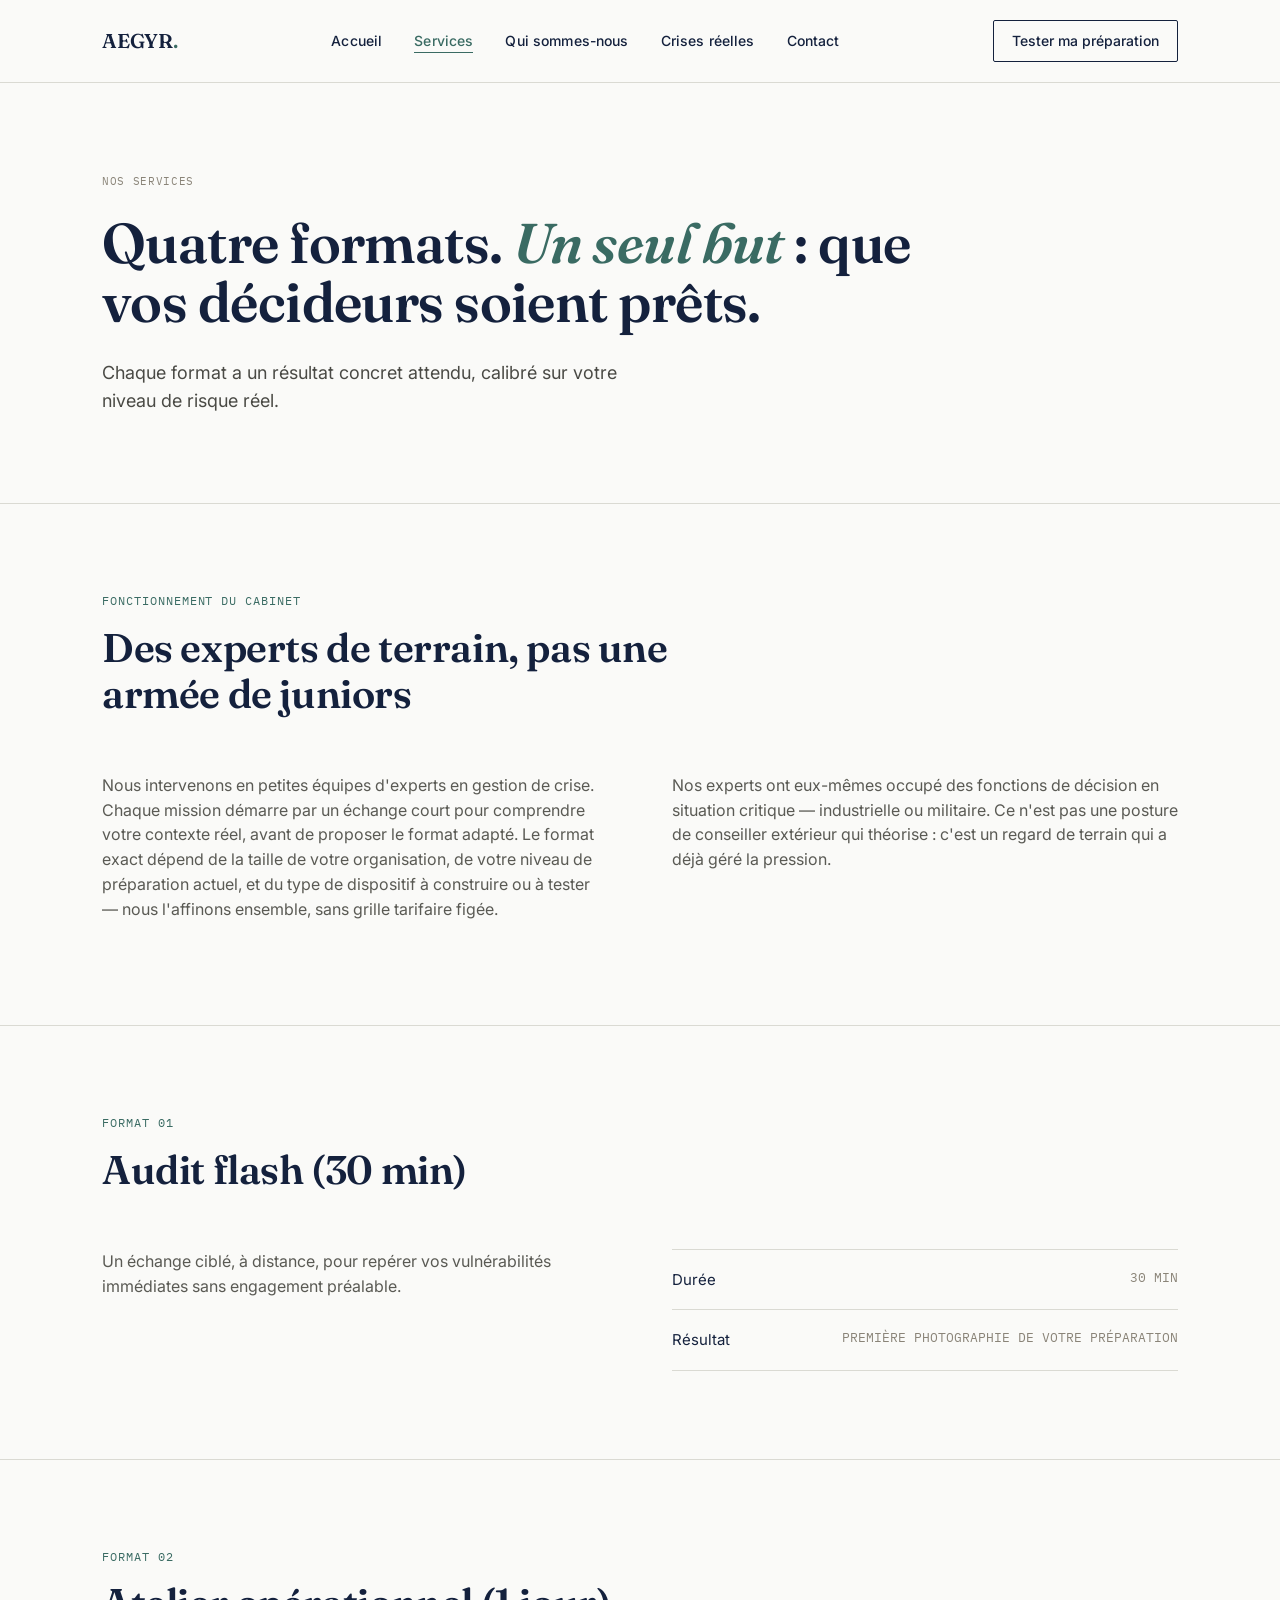
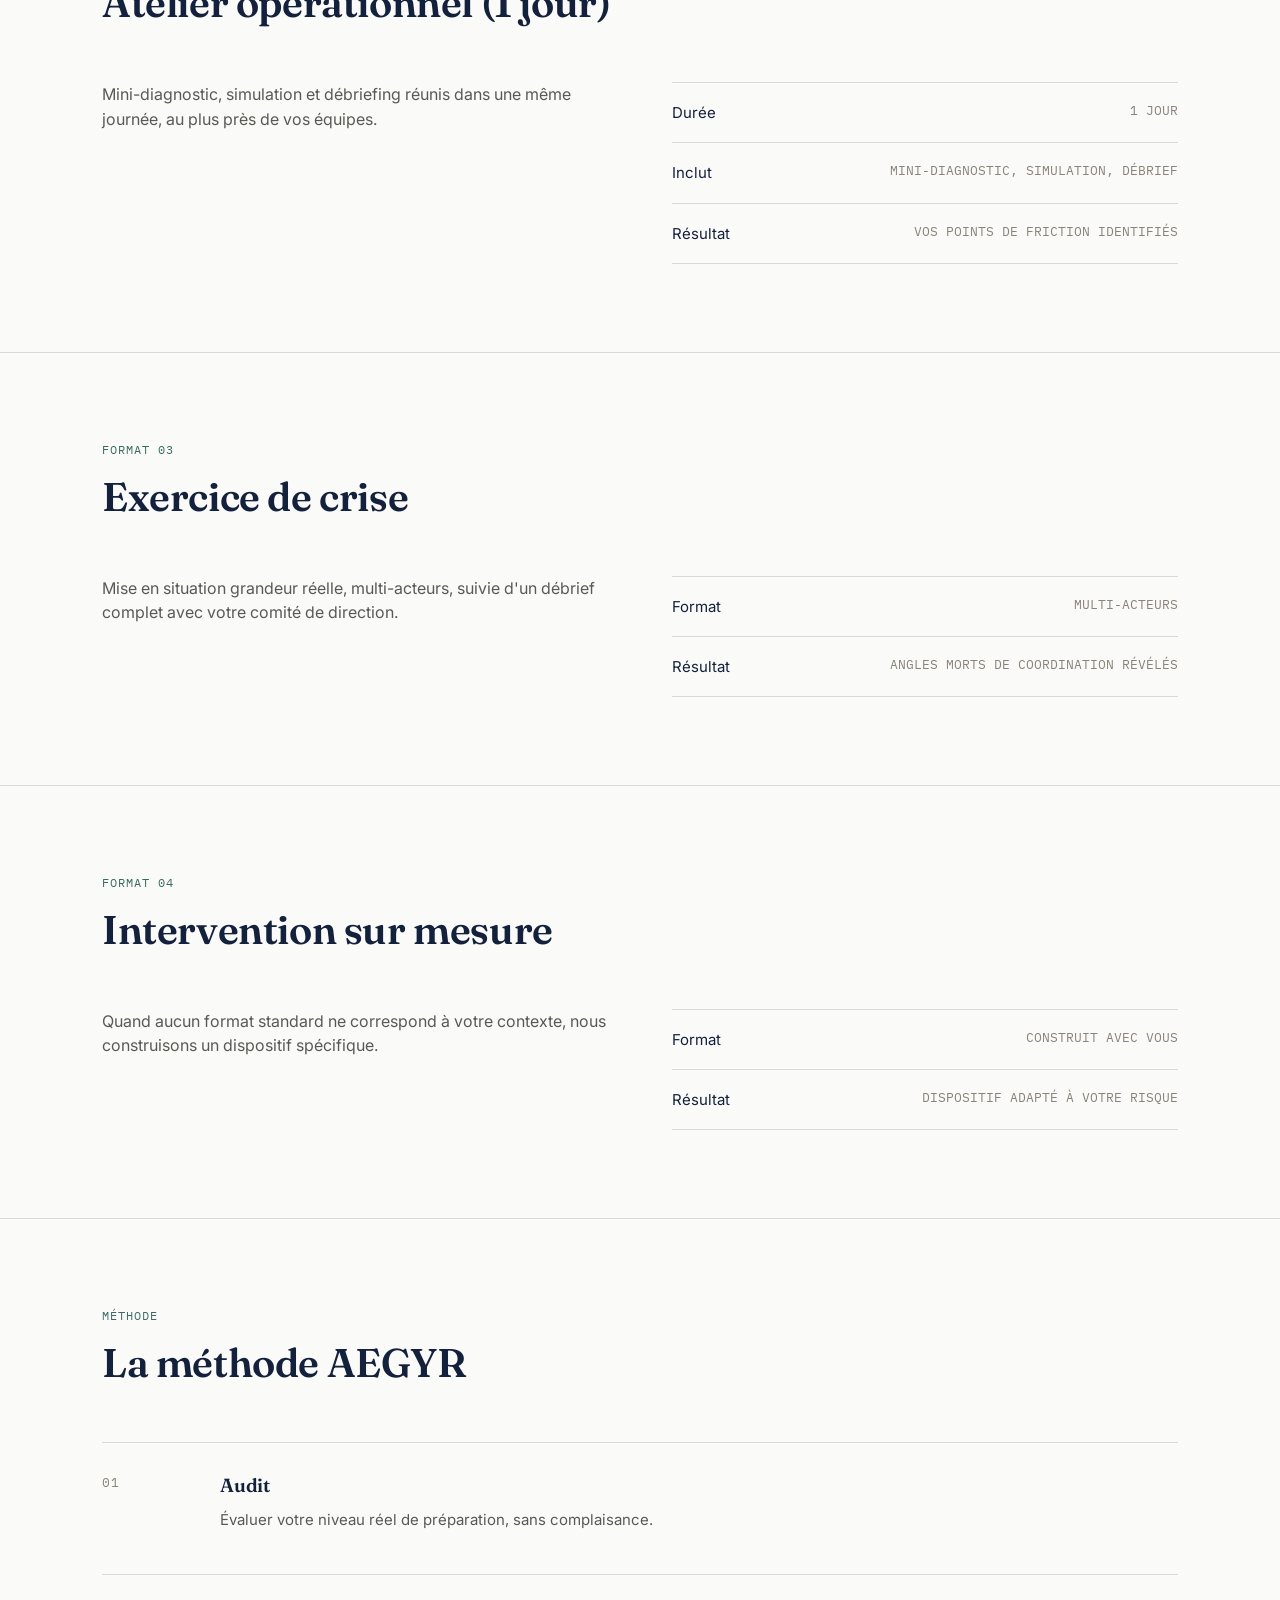
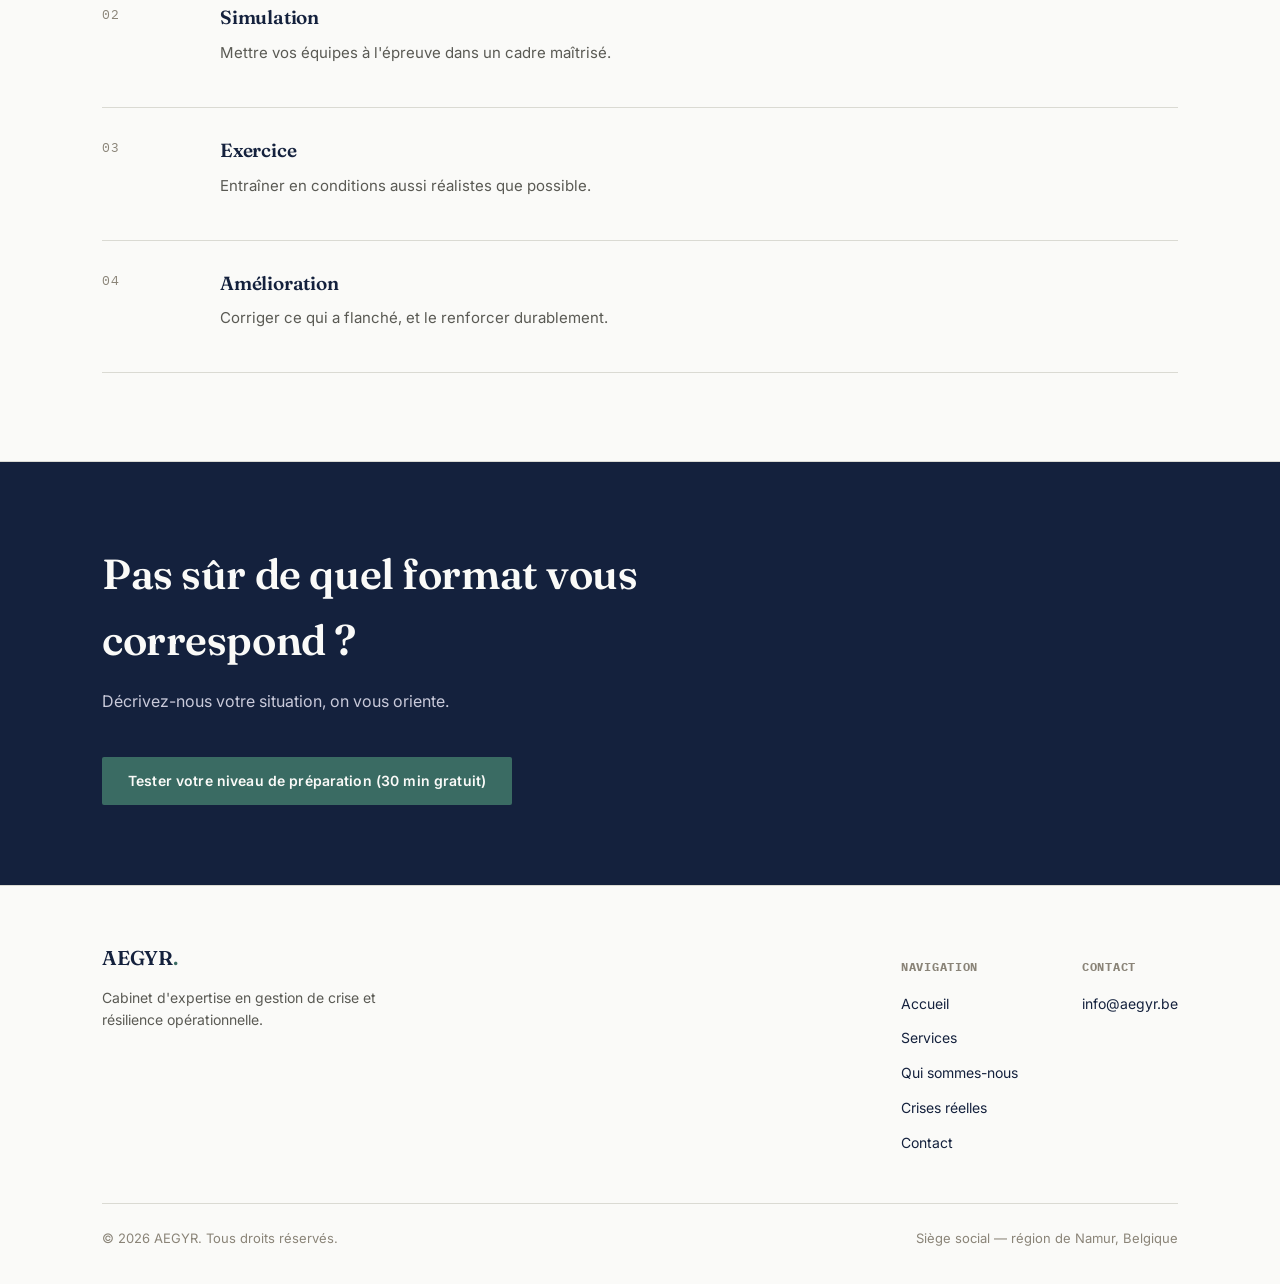
<file: services.html>
<!DOCTYPE html>
<html lang="fr">
<head>
<meta charset="UTF-8">
<meta name="viewport" content="width=device-width, initial-scale=1.0">
<title>Services — AEGYR</title>
<link rel="preconnect" href="https://fonts.googleapis.com">
<link href="https://fonts.googleapis.com/css2?family=Fraunces:ital,wght@0,500;0,600;1,500&family=Inter:wght@400;500;600&family=IBM+Plex+Mono:wght@400;500&display=swap" rel="stylesheet">
<link rel="stylesheet" href="style.css">
</head>
<body>

<header>
  <nav class="nav">
    <a href="index.html" class="logo">AEGYR<span>.</span></a>
    <ul class="nav-links">
      <li><a href="index.html">Accueil</a></li>
      <li><a href="services.html" aria-current="page">Services</a></li>
      <li><a href="qui-sommes-nous.html">Qui sommes-nous</a></li>
      <li><a href="crises-reelles.html">Crises réelles</a></li>
      <li><a href="contact.html">Contact</a></li>
    </ul>
    <a href="contact.html" class="nav-cta">Tester ma préparation</a>
    <button class="menu-toggle" aria-label="Ouvrir le menu" aria-expanded="false">☰</button>
  </nav>
</header>

<section class="hero" style="padding:90px 0 70px;">
  <div class="container">
    <span class="coord">Nos services</span>
    <h1 style="font-size:clamp(36px,5vw,56px);">Quatre formats. <em>Un seul but</em> : que vos décideurs soient prêts.</h1>
    <p class="lede">Chaque format a un résultat concret attendu, calibré sur votre niveau de risque réel.</p>
  </div>
</section>

<section class="section-border">
  <div class="container">
    <div class="section-head">
      <span class="eyebrow">Fonctionnement du cabinet</span>
      <h2>Des experts de terrain, pas une armée de juniors</h2>
    </div>
    <div class="two-col">
      <div>
        <p style="color:#5A5A54;">Nous intervenons en petites équipes d'experts en gestion de crise. Chaque mission démarre par un échange court pour comprendre votre contexte réel, avant de proposer le format adapté. Le format exact dépend de la taille de votre organisation, de votre niveau de préparation actuel, et du type de dispositif à construire ou à tester — nous l'affinons ensemble, sans grille tarifaire figée.</p>
      </div>
      <div>
        <p style="color:#5A5A54;">Nos experts ont eux-mêmes occupé des fonctions de décision en situation critique — industrielle ou militaire. Ce n'est pas une posture de conseiller extérieur qui théorise : c'est un regard de terrain qui a déjà géré la pression.</p>
      </div>
    </div>
  </div>
</section>

<section class="section-border">
  <div class="container">
    <div class="section-head">
      <span class="eyebrow">Format 01</span>
      <h2>Audit flash (30 min)</h2>
    </div>
    <div class="two-col">
      <div>
        <p style="color:#5A5A54;">Un échange ciblé, à distance, pour repérer vos vulnérabilités immédiates sans engagement préalable.</p>
      </div>
      <ul class="info-list">
        <li><span>Durée</span><span class="label">30 min</span></li>
        <li><span>Résultat</span><span class="label">Première photographie de votre préparation</span></li>
      </ul>
    </div>
  </div>
</section>

<section class="section-border">
  <div class="container">
    <div class="section-head">
      <span class="eyebrow">Format 02</span>
      <h2>Atelier opérationnel (1 jour)</h2>
    </div>
    <div class="two-col">
      <div>
        <p style="color:#5A5A54;">Mini-diagnostic, simulation et débriefing réunis dans une même journée, au plus près de vos équipes.</p>
      </div>
      <ul class="info-list">
        <li><span>Durée</span><span class="label">1 jour</span></li>
        <li><span>Inclut</span><span class="label">Mini-diagnostic, simulation, débrief</span></li>
        <li><span>Résultat</span><span class="label">Vos points de friction identifiés</span></li>
      </ul>
    </div>
  </div>
</section>

<section class="section-border">
  <div class="container">
    <div class="section-head">
      <span class="eyebrow">Format 03</span>
      <h2>Exercice de crise</h2>
    </div>
    <div class="two-col">
      <div>
        <p style="color:#5A5A54;">Mise en situation grandeur réelle, multi-acteurs, suivie d'un débrief complet avec votre comité de direction.</p>
      </div>
      <ul class="info-list">
        <li><span>Format</span><span class="label">Multi-acteurs</span></li>
        <li><span>Résultat</span><span class="label">Angles morts de coordination révélés</span></li>
      </ul>
    </div>
  </div>
</section>

<section class="section-border">
  <div class="container">
    <div class="section-head">
      <span class="eyebrow">Format 04</span>
      <h2>Intervention sur mesure</h2>
    </div>
    <div class="two-col">
      <div>
        <p style="color:#5A5A54;">Quand aucun format standard ne correspond à votre contexte, nous construisons un dispositif spécifique.</p>
      </div>
      <ul class="info-list">
        <li><span>Format</span><span class="label">Construit avec vous</span></li>
        <li><span>Résultat</span><span class="label">Dispositif adapté à votre risque</span></li>
      </ul>
    </div>
  </div>
</section>

<section class="section-border">
  <div class="container">
    <div class="section-head">
      <span class="eyebrow">Méthode</span>
      <h2>La méthode AEGYR</h2>
    </div>
    <div class="timeline">
      <div class="timeline-item">
        <span class="coord">01</span>
        <div>
          <h3>Audit</h3>
          <p>Évaluer votre niveau réel de préparation, sans complaisance.</p>
        </div>
      </div>
      <div class="timeline-item">
        <span class="coord">02</span>
        <div>
          <h3>Simulation</h3>
          <p>Mettre vos équipes à l'épreuve dans un cadre maîtrisé.</p>
        </div>
      </div>
      <div class="timeline-item">
        <span class="coord">03</span>
        <div>
          <h3>Exercice</h3>
          <p>Entraîner en conditions aussi réalistes que possible.</p>
        </div>
      </div>
      <div class="timeline-item">
        <span class="coord">04</span>
        <div>
          <h3>Amélioration</h3>
          <p>Corriger ce qui a flanché, et le renforcer durablement.</p>
        </div>
      </div>
    </div>
  </div>
</section>

<section class="cta-band">
  <div class="container">
    <h2>Pas sûr de quel format vous correspond ?</h2>
    <p>Décrivez-nous votre situation, on vous oriente.</p>
    <a href="contact.html" class="btn btn-primary">Tester votre niveau de préparation (30 min gratuit)</a>
  </div>
</section>

<footer>
  <div class="container">
    <div class="footer-top">
      <div>
        <a href="index.html" class="logo">AEGYR<span>.</span></a>
        <p style="margin-top:14px; max-width:280px; color:#5A5A54; font-size:14px;">Cabinet d'expertise en gestion de crise et résilience opérationnelle.</p>
      </div>
      <div class="footer-cols">
        <div class="footer-col">
          <h4>Navigation</h4>
          <ul>
            <li><a href="index.html">Accueil</a></li>
            <li><a href="services.html">Services</a></li>
            <li><a href="qui-sommes-nous.html">Qui sommes-nous</a></li>
            <li><a href="crises-reelles.html">Crises réelles</a></li>
            <li><a href="contact.html">Contact</a></li>
          </ul>
        </div>
        <div class="footer-col">
          <h4>Contact</h4>
          <ul>
            <li><a href="mailto:info@aegyr.be">info@aegyr.be</a></li>
          </ul>
        </div>
      </div>
    </div>
    <div class="footer-bottom">
      <span>© 2026 AEGYR. Tous droits réservés.</span>
      <span>Siège social — région de Namur, Belgique</span>
    </div>
  </div>
</footer>

<script src="script.js"></script>
</body>
</html>
</file>
<file: style.css>
/* ===== Tokens ===== */
:root{
  --ink: #14213D;
  --paper: #FAFAF8;
  --accent: #3A6B63;
  --accent-soft: #E7EEEC;
  --grey: #8A8478;
  --line: #DADAD3;
  --display: 'Fraunces', Georgia, serif;
  --body: 'Inter', -apple-system, Helvetica, Arial, sans-serif;
  --mono: 'IBM Plex Mono', monospace;
}

*{box-sizing:border-box;}
html{scroll-behavior:smooth;}
body{
  margin:0;
  background:var(--paper);
  color:var(--ink);
  font-family:var(--body);
  font-size:16px;
  line-height:1.55;
  -webkit-font-smoothing:antialiased;
}
a{color:inherit;text-decoration:none;}
img{max-width:100%;display:block;}
h1,h2,h3{
  font-family:var(--display);
  font-weight:600;
  letter-spacing:-0.01em;
  margin:0;
}
p{margin:0 0 1em;}
.container{
  max-width:1140px;
  margin:0 auto;
  padding:0 32px;
}
:focus-visible{
  outline:2px solid var(--accent);
  outline-offset:3px;
}
@media (prefers-reduced-motion: reduce){
  *{animation-duration:0.001ms !important; transition-duration:0.001ms !important;}
}

/* ===== Coordinate signature element ===== */
.coord{
  font-family:var(--mono);
  font-size:11px;
  letter-spacing:0.06em;
  color:var(--grey);
  text-transform:uppercase;
}
.meridian-rule{
  position:relative;
  border-left:1px solid var(--line);
  padding-left:24px;
}
.meridian-rule::before{
  content:attr(data-coord);
  position:absolute;
  left:-1px;
  top:-2px;
  transform:translateX(-100%) translateX(-10px);
  font-family:var(--mono);
  font-size:11px;
  color:var(--grey);
  white-space:nowrap;
}

/* ===== Header ===== */
header{
  position:sticky;
  top:0;
  background:rgba(250,250,248,0.92);
  backdrop-filter:blur(6px);
  border-bottom:1px solid var(--line);
  z-index:50;
}
.nav{
  display:flex;
  align-items:center;
  justify-content:space-between;
  padding:20px 32px;
  max-width:1140px;
  margin:0 auto;
}
.logo{
  font-family:var(--display);
  font-size:20px;
  font-weight:600;
  letter-spacing:-0.01em;
}
.logo span{color:var(--accent);}
.nav-links{
  display:flex;
  gap:32px;
  list-style:none;
  margin:0;
  padding:0;
}
.nav-links a{
  font-size:14px;
  font-weight:500;
  letter-spacing:0.01em;
  position:relative;
  padding-bottom:4px;
}
.nav-links a::after{
  content:'';
  position:absolute;
  left:0;bottom:0;
  width:0;height:1px;
  background:var(--accent);
  transition:width 0.25s ease;
}
.nav-links a:hover::after,
.nav-links a[aria-current="page"]::after{
  width:100%;
}
.nav-links a[aria-current="page"]{color:var(--accent);}
.nav-cta{
  border:1px solid var(--ink);
  padding:9px 18px;
  font-size:14px;
  font-weight:500;
  border-radius:2px;
  transition:background 0.2s ease, color 0.2s ease;
}
.nav-cta:hover{background:var(--ink); color:var(--paper);}
.menu-toggle{display:none;}

/* ===== Hero ===== */
.hero{
  padding:120px 0 100px;
  border-bottom:1px solid var(--line);
}
.hero .coord{margin-bottom:24px; display:block;}
.hero h1{
  font-size:clamp(40px, 6vw, 72px);
  line-height:1.05;
  max-width:820px;
}
.hero h1 em{
  font-style:italic;
  color:var(--accent);
}
.hero .lede{
  margin-top:28px;
  max-width:520px;
  font-size:18px;
  color:#4A4A45;
}
.hero-actions{
  margin-top:36px;
  display:flex;
  gap:16px;
  align-items:center;
}
.btn{
  display:inline-block;
  padding:13px 26px;
  font-size:14px;
  font-weight:600;
  border-radius:2px;
  letter-spacing:0.01em;
}
.btn-primary{
  background:var(--ink);
  color:var(--paper);
  transition:background 0.2s ease;
}
.btn-primary:hover{background:var(--accent);}
.btn-ghost{
  border-bottom:1px solid var(--ink);
  padding:13px 0;
}

/* ===== Sections generic ===== */
section{padding:88px 0;}
.section-border{border-bottom:1px solid var(--line);}
.eyebrow{
  font-family:var(--mono);
  font-size:12px;
  letter-spacing:0.08em;
  text-transform:uppercase;
  color:var(--accent);
  margin-bottom:14px;
  display:block;
}
.section-head{
  max-width:640px;
  margin-bottom:56px;
}
.section-head h2{
  font-size:clamp(28px,3.4vw,40px);
  line-height:1.15;
}

/* ===== Grid cards ===== */
.grid-3{
  display:grid;
  grid-template-columns:repeat(3,1fr);
  gap:1px;
  background:var(--line);
  border:1px solid var(--line);
}
.grid-3 > *{background:var(--paper);}
.card{
  padding:36px 32px;
}
.card .coord{margin-bottom:18px;display:block;}
.card h3{font-size:20px; margin-bottom:12px;}
.card p{color:#5A5A54; font-size:15px; margin-bottom:0;}

/* ===== Stats ===== */
.stats{
  display:grid;
  grid-template-columns:repeat(4,1fr);
  gap:32px;
}
.stat-num{
  font-family:var(--display);
  font-size:clamp(32px,4vw,48px);
  color:var(--accent);
}
.stat-label{
  font-family:var(--mono);
  font-size:12px;
  color:var(--grey);
  text-transform:uppercase;
  letter-spacing:0.05em;
  margin-top:6px;
}

/* ===== Two column ===== */
.two-col{
  display:grid;
  grid-template-columns:1fr 1fr;
  gap:64px;
  align-items:start;
}

/* ===== Team ===== */
.team-grid{
  display:grid;
  grid-template-columns:repeat(3,1fr);
  gap:40px;
}
.person{border-top:1px solid var(--line); padding-top:20px;}
.person .coord{display:block; margin-bottom:10px;}
.person h3{font-size:18px;}
.person .role{color:var(--accent); font-size:13px; font-weight:600; margin-top:4px; margin-bottom:10px;}
.person p{font-size:14px; color:#5A5A54;}

/* ===== Timeline (process) ===== */
.timeline{
  display:flex;
  flex-direction:column;
  gap:0;
}
.timeline-item{
  display:grid;
  grid-template-columns:90px 1fr;
  gap:28px;
  padding:28px 0;
  border-top:1px solid var(--line);
}
.timeline-item:last-child{border-bottom:1px solid var(--line);}
.timeline-item .coord{font-size:13px; padding-top:2px;}
.timeline-item h3{font-size:19px; margin-bottom:8px;}
.timeline-item p{color:#5A5A54; font-size:15px;}

/* ===== Quote ===== */
.quote{
  font-family:var(--display);
  font-size:clamp(22px,2.6vw,30px);
  line-height:1.4;
  max-width:760px;
  font-style:italic;
}
.quote-attr{
  margin-top:24px;
  font-family:var(--mono);
  font-size:13px;
  color:var(--grey);
  font-style:normal;
}

/* ===== Form ===== */
.form-grid{
  display:grid;
  gap:20px;
}
.field label{
  display:block;
  font-size:13px;
  font-weight:600;
  margin-bottom:8px;
}
.field input,.field textarea,.field select{
  width:100%;
  padding:12px 14px;
  border:1px solid var(--line);
  background:var(--paper);
  font-family:var(--body);
  font-size:15px;
  border-radius:2px;
}
.field input:focus,.field textarea:focus,.field select:focus{
  border-color:var(--accent);
  outline:none;
}
.field textarea{resize:vertical; min-height:120px;}
.form-row{
  display:grid;
  grid-template-columns:1fr 1fr;
  gap:20px;
}
.form-msg{
  margin-top:16px;
  font-size:14px;
  color:var(--accent);
  display:none;
}
.form-msg.visible{display:block;}

/* ===== Contact info list ===== */
.info-list{list-style:none; margin:0; padding:0;}
.info-list li{
  padding:18px 0;
  border-top:1px solid var(--line);
  display:flex;
  justify-content:space-between;
  font-size:15px;
}
.info-list li:last-child{border-bottom:1px solid var(--line);}
.info-list .label{color:var(--grey); font-size:13px; font-family:var(--mono); text-transform:uppercase;}

/* ===== CTA band ===== */
.cta-band{
  background:var(--ink);
  color:var(--paper);
  padding:80px 0;
  text-align:left;
}
.cta-band h2{color:var(--paper); font-size:clamp(28px,3.6vw,42px); max-width:600px;}
.cta-band p{color:#C9CADA; max-width:480px; margin-top:16px;}
.cta-band .btn-primary{background:var(--accent); margin-top:28px;}
.cta-band .btn-primary:hover{background:#fff; color:var(--ink);}

/* ===== Footer ===== */
footer{
  border-top:1px solid var(--line);
  padding:56px 0 36px;
}
.footer-top{
  display:flex;
  justify-content:space-between;
  gap:48px;
  margin-bottom:48px;
  flex-wrap:wrap;
}
.footer-cols{display:flex; gap:64px;}
.footer-col h4{
  font-family:var(--mono);
  font-size:12px;
  text-transform:uppercase;
  letter-spacing:0.06em;
  color:var(--grey);
  margin-bottom:14px;
}
.footer-col ul{list-style:none; margin:0; padding:0; display:flex; flex-direction:column; gap:10px;}
.footer-col a{font-size:14px;}
.footer-col a:hover{color:var(--accent);}
.footer-bottom{
  display:flex;
  justify-content:space-between;
  padding-top:24px;
  border-top:1px solid var(--line);
  font-size:13px;
  color:var(--grey);
}

/* ===== Responsive ===== */
@media (max-width: 860px){
  .nav-links{position:fixed; top:73px; left:0; right:0; background:var(--paper); flex-direction:column; padding:24px 32px; gap:18px; border-bottom:1px solid var(--line); display:none;}
  .nav-links.open{display:flex;}
  .menu-toggle{display:block; background:none; border:none; font-size:22px; cursor:pointer; color:var(--ink);}
  .nav-cta{display:none;}
  .grid-3{grid-template-columns:1fr;}
  .team-grid{grid-template-columns:1fr;}
  .stats{grid-template-columns:repeat(2,1fr);}
  .two-col{grid-template-columns:1fr;}
  .form-row{grid-template-columns:1fr;}
  .footer-top{flex-direction:column;}
  .meridian-rule::before{display:none;}
  .meridian-rule{padding-left:16px;}
}
</file>
